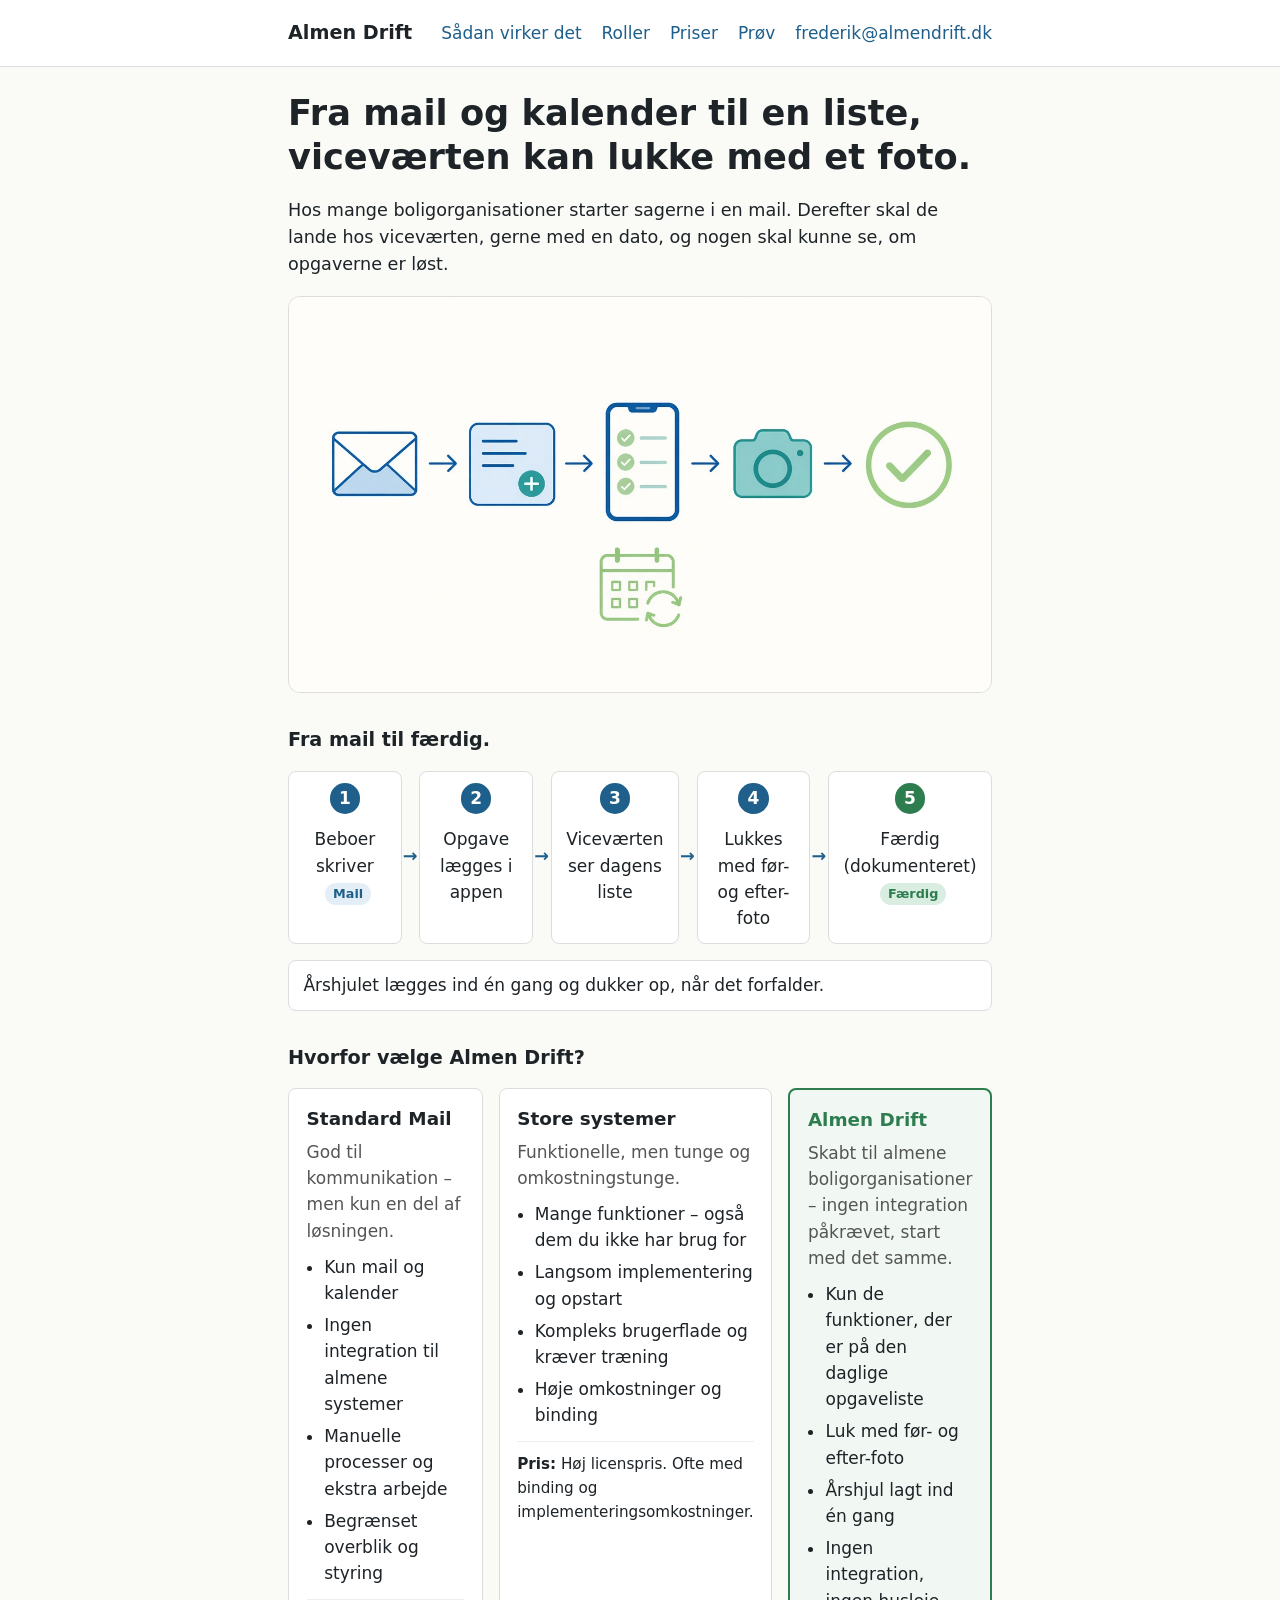
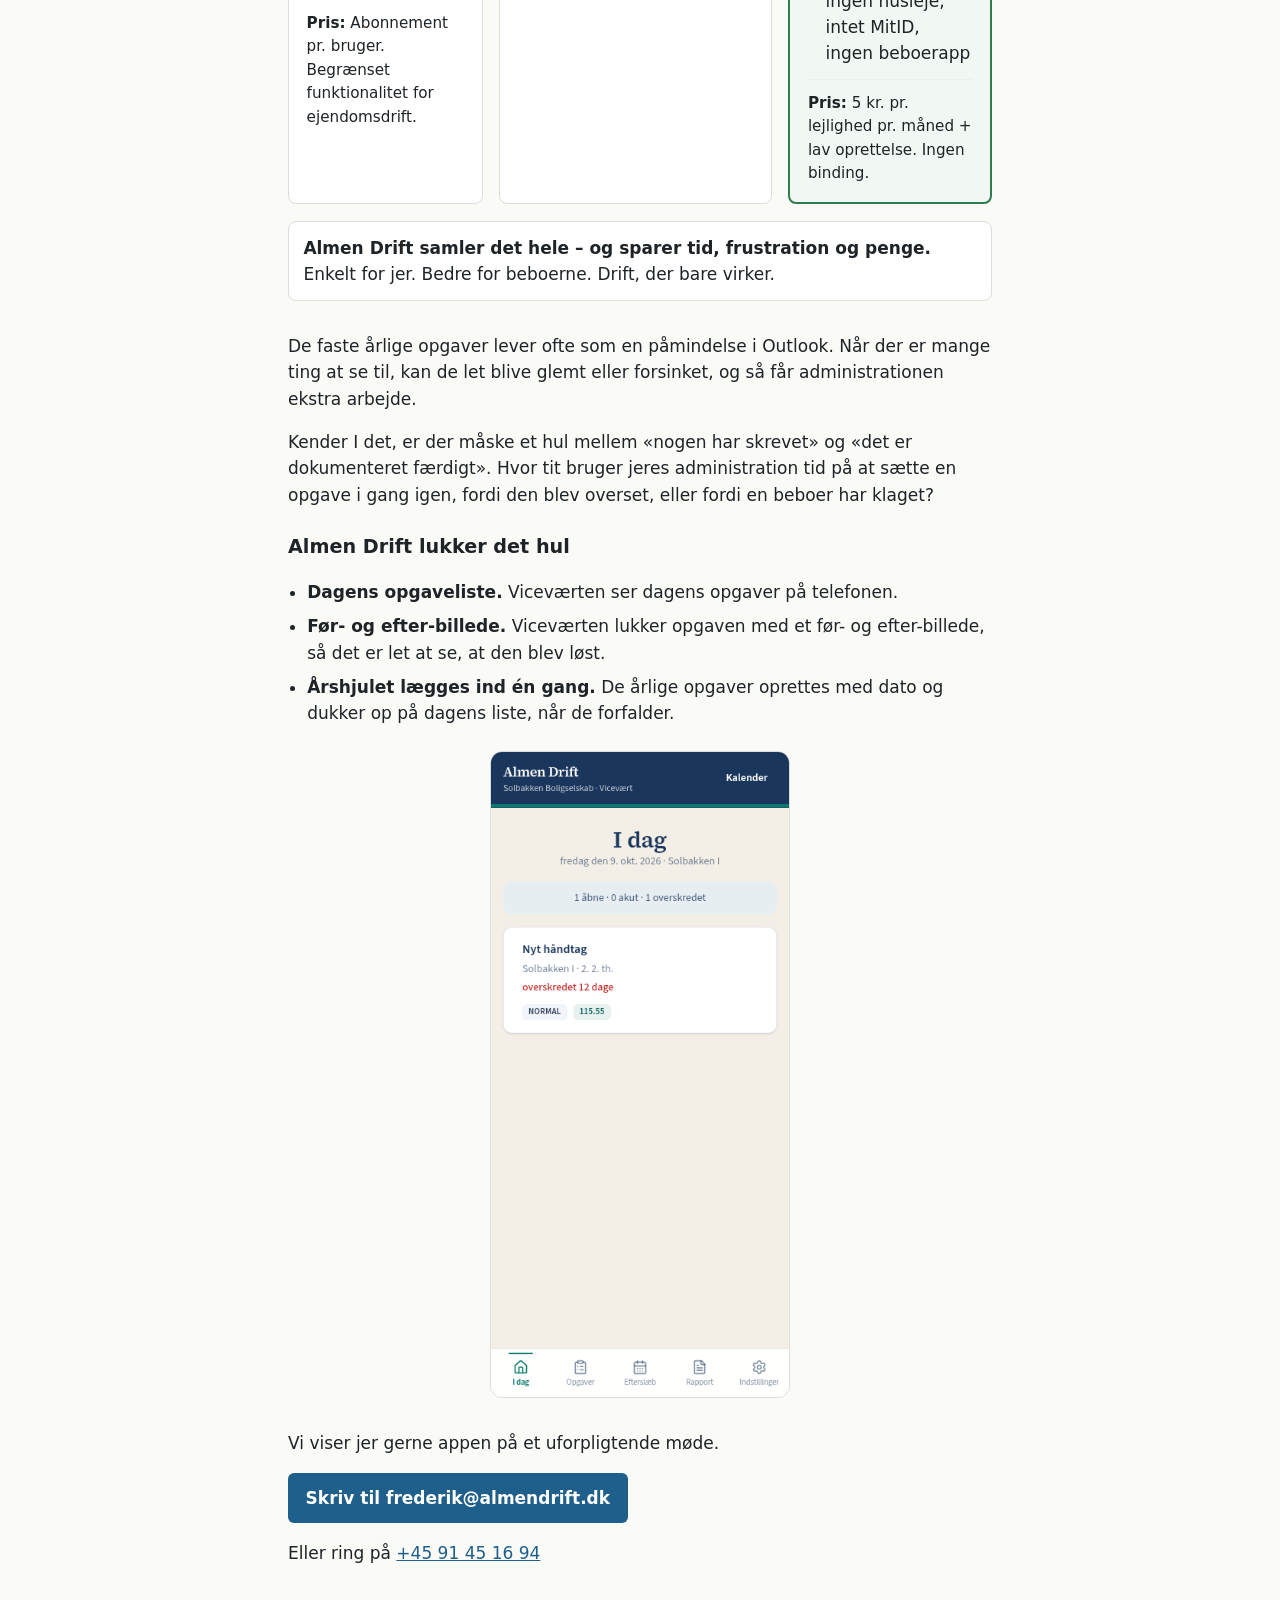
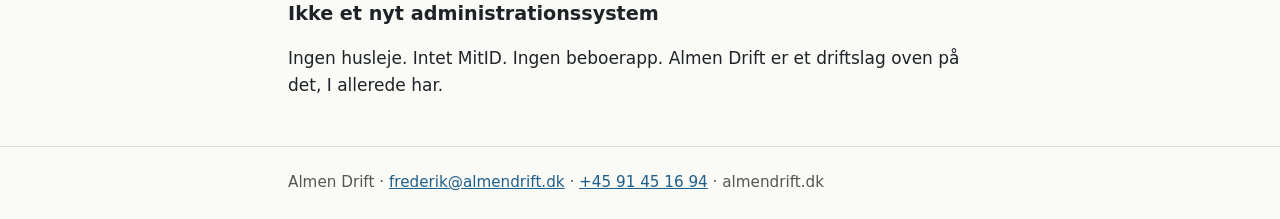
<file: index.html>
<!DOCTYPE html>
<html lang="da">
<head>
<meta charset="utf-8">
<meta name="viewport" content="width=device-width, initial-scale=1">
<title>Almen Drift. Opgaveliste til viceværten, i stedet for mail og kalender.</title>
<meta name="description" content="Almen Drift. Opgaveliste til viceværten, i stedet for mail og kalender.">
<link rel="stylesheet" href="style.css">
</head>
<body>
<header class="top">
  <div class="wrap bar">
    <a class="logo" href="index.html">Almen Drift</a>
    <button class="menu-btn" aria-expanded="false" aria-controls="menu">Menu</button>
    <nav id="menu" class="menu"><ul><li><a href="saadan-virker-det.html">Sådan virker det</a></li><li><a href="roller.html">Roller</a></li><li><a href="priser.html">Priser</a></li><li><a href="proev.html">Prøv</a></li><li><a href="mailto:frederik@almendrift.dk">frederik@almendrift.dk</a></li></ul></nav>
  </div>
</header>
<main class="wrap">
<section class="hero">
<h1>Fra mail og kalender til en liste, viceværten kan lukke med et foto.</h1>
<p class="lead">Hos mange boligorganisationer starter sagerne i en mail. Derefter skal de lande hos viceværten, gerne med en dato, og nogen skal kunne se, om opgaverne er løst.</p>
</section>
<figure class="hero-img"><img src="img/flow.jpg" alt="Fra mail til opgave, telefon, foto og færdig, med et årshjul der gentages" width="1024" height="576"></figure>
<section class="flow">
<h2>Fra mail til færdig.</h2>
<ol class="flow-steps">
<li class="flow-mail"><span class="flow-num">1</span><span class="flow-text">Beboer skriver <span class="flow-tag">Mail</span></span></li>
<li><span class="flow-num">2</span><span class="flow-text">Opgave lægges i appen</span></li>
<li><span class="flow-num">3</span><span class="flow-text">Viceværten ser dagens liste</span></li>
<li><span class="flow-num">4</span><span class="flow-text">Lukkes med før- og efter-foto</span></li>
<li class="flow-done"><span class="flow-num">5</span><span class="flow-text">Færdig (dokumenteret) <span class="flow-tag">Færdig</span></span></li>
</ol>
<p class="flow-note">Årshjulet lægges ind én gang og dukker op, når det forfalder.</p>
</section>
<section class="compare">
<h2>Hvorfor vælge Almen Drift?</h2>
<div class="cols">
<article class="col">
<h3>Standard Mail</h3>
<p class="col-sub">God til kommunikation – men kun en del af løsningen.</p>
<ul><li>Kun mail og kalender</li><li>Ingen integration til almene systemer</li><li>Manuelle processer og ekstra arbejde</li><li>Begrænset overblik og styring</li></ul>
<p class="col-price"><strong>Pris:</strong> Abonnement pr. bruger. Begrænset funktionalitet for ejendomsdrift.</p>
</article>
<article class="col">
<h3>Store systemer</h3>
<p class="col-sub">Funktionelle, men tunge og omkostningstunge.</p>
<ul><li>Mange funktioner – også dem du ikke har brug for</li><li>Langsom implementering og opstart</li><li>Kompleks brugerflade og kræver træning</li><li>Høje omkostninger og binding</li></ul>
<p class="col-price"><strong>Pris:</strong> Høj licenspris. Ofte med binding og implementeringsomkostninger.</p>
</article>
<article class="col col-main">
<h3>Almen Drift</h3>
<p class="col-sub">Skabt til almene boligorganisationer – ingen integration påkrævet, start med det samme.</p>
<ul><li>Kun de funktioner, der er på den daglige opgaveliste</li><li>Luk med før- og efter-foto</li><li>Årshjul lagt ind én gang</li><li>Ingen integration, ingen husleje, intet MitID, ingen beboerapp</li></ul>
<p class="col-price"><strong>Pris:</strong> 5 kr. pr. lejlighed pr. måned + lav oprettelse. Ingen binding.</p>
</article>
</div>
<p class="compare-foot"><strong>Almen Drift samler det hele – og sparer tid, frustration og penge.</strong> Enkelt for jer. Bedre for beboerne. Drift, der bare virker.</p>
</section>
<section class="problem">
<p>De faste årlige opgaver lever ofte som en påmindelse i Outlook. Når der er mange ting at se til, kan de let blive glemt eller forsinket, og så får administrationen ekstra arbejde.</p>
<p>Kender I det, er der måske et hul mellem «nogen har skrevet» og «det er dokumenteret færdigt». Hvor tit bruger jeres administration tid på at sætte en opgave i gang igen, fordi den blev overset, eller fordi en beboer har klaget?</p>
</section>
<h2>Almen Drift lukker det hul</h2>
<ul class="points">
<li><strong>Dagens opgaveliste.</strong> Viceværten ser dagens opgaver på telefonen.</li>
<li><strong>Før- og efter-billede.</strong> Viceværten lukker opgaven med et før- og efter-billede, så det er let at se, at den blev løst.</li>
<li><strong>Årshjulet lægges ind én gang.</strong> De årlige opgaver oprettes med dato og dukker op på dagens liste, når de forfalder.</li>
</ul>
<figure class="shot"><img src="img/01-i-dag.png" alt="Appens I dag-visning på telefon med viceværtens åbne opgaver" width="390" height="844"></figure>
<section class="cta">
<p>Vi viser jer gerne appen på et uforpligtende møde.</p>
<a class="btn" href="mailto:frederik@almendrift.dk">Skriv til frederik@almendrift.dk</a><p class="tel">Eller ring på <a href="tel:+4591451694">+45 91 45 16 94</a></p>
</section>
<section class="note">
<h2>Ikke et nyt administrationssystem</h2>
<p>Ingen husleje. Intet MitID. Ingen beboerapp. Almen Drift er et driftslag oven på det, I allerede har.</p>
</section>
</main>
<footer class="foot"><div class="wrap">Almen Drift · <a href="mailto:frederik@almendrift.dk">frederik@almendrift.dk</a> · <a href="tel:+4591451694">+45 91 45 16 94</a> · almendrift.dk</div></footer>
<script>
var b=document.querySelector('.menu-btn'),m=document.getElementById('menu');
b.addEventListener('click',function(){var o=m.classList.toggle('open');b.setAttribute('aria-expanded',o);});
</script>
</body>
</html>
</file>
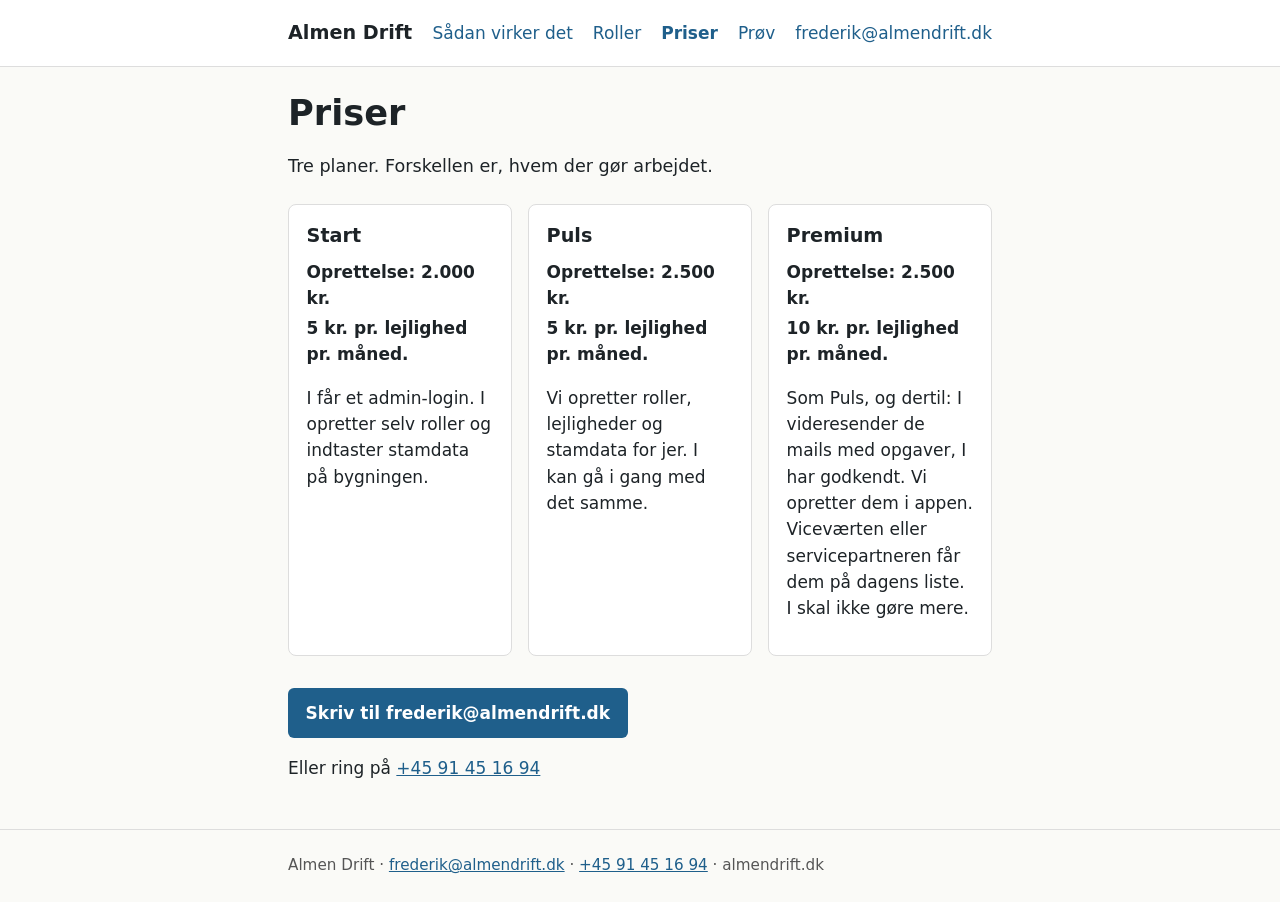
<file: priser.html>
<!DOCTYPE html>
<html lang="da">
<head>
<meta charset="utf-8">
<meta name="viewport" content="width=device-width, initial-scale=1">
<title>Priser · Almen Drift</title>
<meta name="description" content="Almen Drift. Opgaveliste til viceværten, i stedet for mail og kalender.">
<link rel="stylesheet" href="style.css">
</head>
<body>
<header class="top">
  <div class="wrap bar">
    <a class="logo" href="index.html">Almen Drift</a>
    <button class="menu-btn" aria-expanded="false" aria-controls="menu">Menu</button>
    <nav id="menu" class="menu"><ul><li><a href="saadan-virker-det.html">Sådan virker det</a></li><li><a href="roller.html">Roller</a></li><li><a href="priser.html" aria-current="page">Priser</a></li><li><a href="proev.html">Prøv</a></li><li><a href="mailto:frederik@almendrift.dk">frederik@almendrift.dk</a></li></ul></nav>
  </div>
</header>
<main class="wrap">
<h1>Priser</h1>
<p class="lead">Tre planer. Forskellen er, hvem der gør arbejdet.</p>
<div class="plans">
<article class="plan"><h2>Start</h2><p class="price">Oprettelse: 2.000 kr.</p><p class="price">5 kr. pr. lejlighed pr. måned.</p><p>I får et admin-login. I opretter selv roller og indtaster stamdata på bygningen.</p></article>
<article class="plan"><h2>Puls</h2><p class="price">Oprettelse: 2.500 kr.</p><p class="price">5 kr. pr. lejlighed pr. måned.</p><p>Vi opretter roller, lejligheder og stamdata for jer. I kan gå i gang med det samme.</p></article>
<article class="plan"><h2>Premium</h2><p class="price">Oprettelse: 2.500 kr.</p><p class="price">10 kr. pr. lejlighed pr. måned.</p><p>Som Puls, og dertil: I videresender de mails med opgaver, I har godkendt. Vi opretter dem i appen. Viceværten eller servicepartneren får dem på dagens liste. I skal ikke gøre mere.</p></article>
</div>
<section class="cta">
<a class="btn" href="mailto:frederik@almendrift.dk">Skriv til frederik@almendrift.dk</a><p class="tel">Eller ring på <a href="tel:+4591451694">+45 91 45 16 94</a></p>
</section>
</main>
<footer class="foot"><div class="wrap">Almen Drift · <a href="mailto:frederik@almendrift.dk">frederik@almendrift.dk</a> · <a href="tel:+4591451694">+45 91 45 16 94</a> · almendrift.dk</div></footer>
<script>
var b=document.querySelector('.menu-btn'),m=document.getElementById('menu');
b.addEventListener('click',function(){var o=m.classList.toggle('open');b.setAttribute('aria-expanded',o);});
</script>
</body>
</html>
</file>
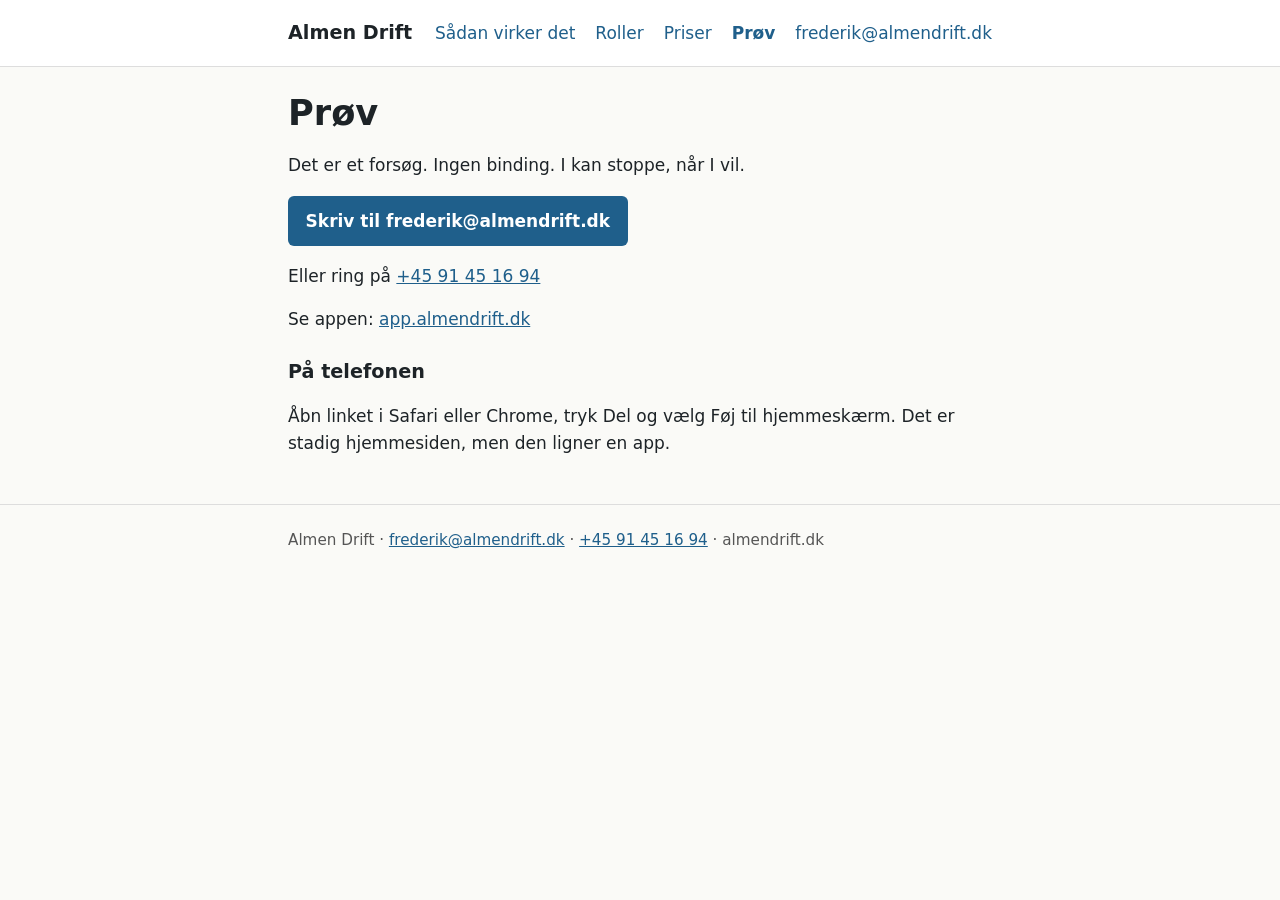
<file: proev.html>
<!DOCTYPE html>
<html lang="da">
<head>
<meta charset="utf-8">
<meta name="viewport" content="width=device-width, initial-scale=1">
<title>Prøv · Almen Drift</title>
<meta name="description" content="Almen Drift. Opgaveliste til viceværten, i stedet for mail og kalender.">
<link rel="stylesheet" href="style.css">
</head>
<body>
<header class="top">
  <div class="wrap bar">
    <a class="logo" href="index.html">Almen Drift</a>
    <button class="menu-btn" aria-expanded="false" aria-controls="menu">Menu</button>
    <nav id="menu" class="menu"><ul><li><a href="saadan-virker-det.html">Sådan virker det</a></li><li><a href="roller.html">Roller</a></li><li><a href="priser.html">Priser</a></li><li><a href="proev.html" aria-current="page">Prøv</a></li><li><a href="mailto:frederik@almendrift.dk">frederik@almendrift.dk</a></li></ul></nav>
  </div>
</header>
<main class="wrap">
<h1>Prøv</h1>
<p>Det er et forsøg. Ingen binding. I kan stoppe, når I vil.</p>
<p><a class="btn" href="mailto:frederik@almendrift.dk">Skriv til frederik@almendrift.dk</a></p><p class="tel">Eller ring på <a href="tel:+4591451694">+45 91 45 16 94</a></p>
<p>Se appen: <a href="https://app.almendrift.dk">app.almendrift.dk</a></p>
<h2>På telefonen</h2>
<p>Åbn linket i Safari eller Chrome, tryk Del og vælg Føj til hjemmeskærm. Det er stadig hjemmesiden, men den ligner en app.</p>
</main>
<footer class="foot"><div class="wrap">Almen Drift · <a href="mailto:frederik@almendrift.dk">frederik@almendrift.dk</a> · <a href="tel:+4591451694">+45 91 45 16 94</a> · almendrift.dk</div></footer>
<script>
var b=document.querySelector('.menu-btn'),m=document.getElementById('menu');
b.addEventListener('click',function(){var o=m.classList.toggle('open');b.setAttribute('aria-expanded',o);});
</script>
</body>
</html>
</file>
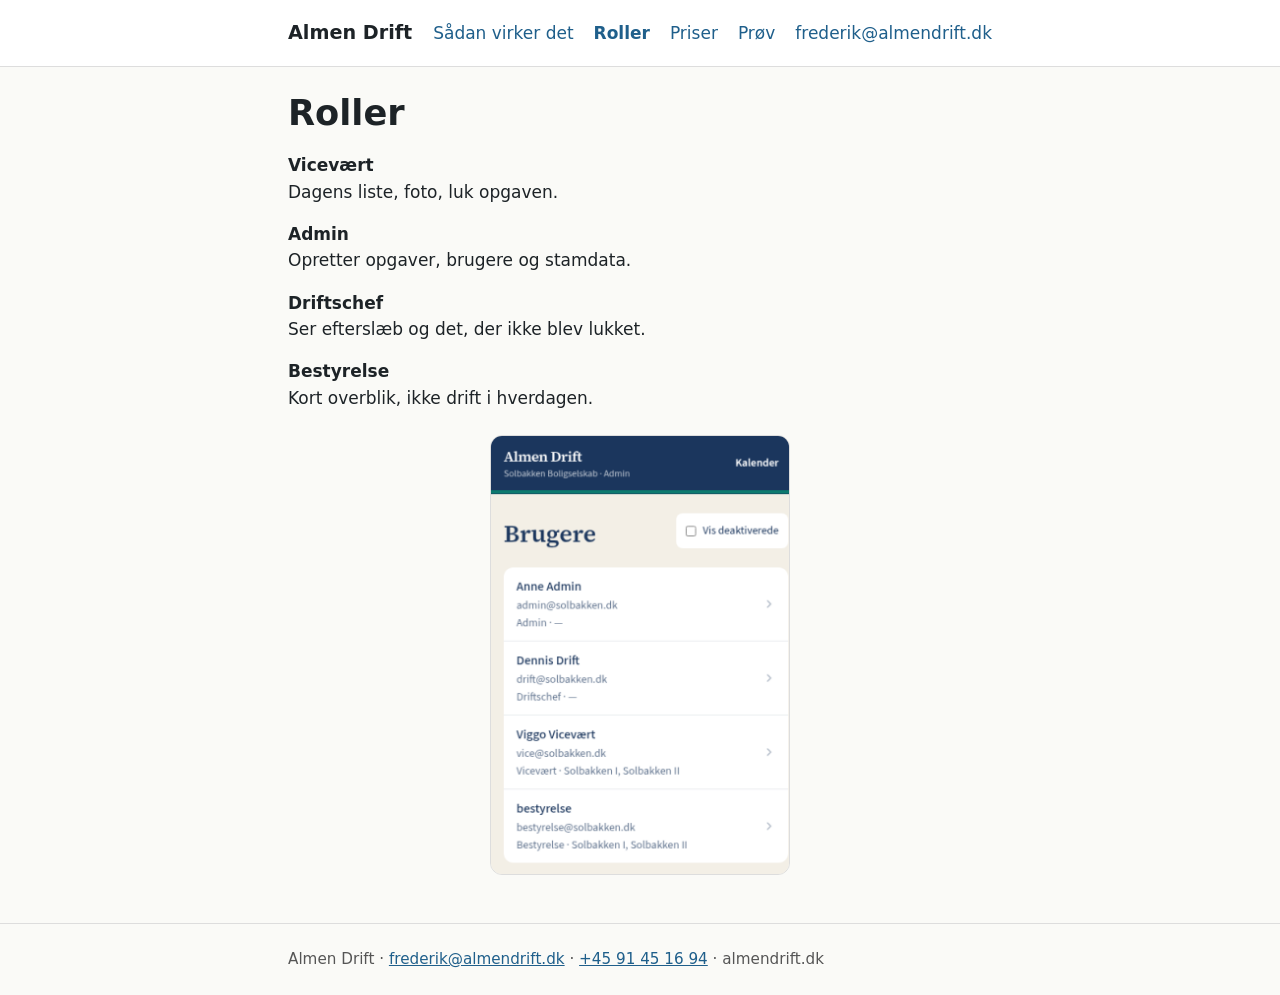
<file: roller.html>
<!DOCTYPE html>
<html lang="da">
<head>
<meta charset="utf-8">
<meta name="viewport" content="width=device-width, initial-scale=1">
<title>Roller · Almen Drift</title>
<meta name="description" content="Almen Drift. Opgaveliste til viceværten, i stedet for mail og kalender.">
<link rel="stylesheet" href="style.css">
</head>
<body>
<header class="top">
  <div class="wrap bar">
    <a class="logo" href="index.html">Almen Drift</a>
    <button class="menu-btn" aria-expanded="false" aria-controls="menu">Menu</button>
    <nav id="menu" class="menu"><ul><li><a href="saadan-virker-det.html">Sådan virker det</a></li><li><a href="roller.html" aria-current="page">Roller</a></li><li><a href="priser.html">Priser</a></li><li><a href="proev.html">Prøv</a></li><li><a href="mailto:frederik@almendrift.dk">frederik@almendrift.dk</a></li></ul></nav>
  </div>
</header>
<main class="wrap">
<h1>Roller</h1>
<dl class="roles">
<dt>Vicevært</dt><dd>Dagens liste, foto, luk opgaven.</dd>
<dt>Admin</dt><dd>Opretter opgaver, brugere og stamdata.</dd>
<dt>Driftschef</dt><dd>Ser efterslæb og det, der ikke blev lukket.</dd>
<dt>Bestyrelse</dt><dd>Kort overblik, ikke drift i hverdagen.</dd>
</dl>
<figure class="shot"><img src="img/06-brugere.png" alt="Brugere i appen med rollerne admin, driftschef, vicevært og bestyrelse" width="303" height="445" loading="lazy"></figure>
</main>
<footer class="foot"><div class="wrap">Almen Drift · <a href="mailto:frederik@almendrift.dk">frederik@almendrift.dk</a> · <a href="tel:+4591451694">+45 91 45 16 94</a> · almendrift.dk</div></footer>
<script>
var b=document.querySelector('.menu-btn'),m=document.getElementById('menu');
b.addEventListener('click',function(){var o=m.classList.toggle('open');b.setAttribute('aria-expanded',o);});
</script>
</body>
</html>
</file>
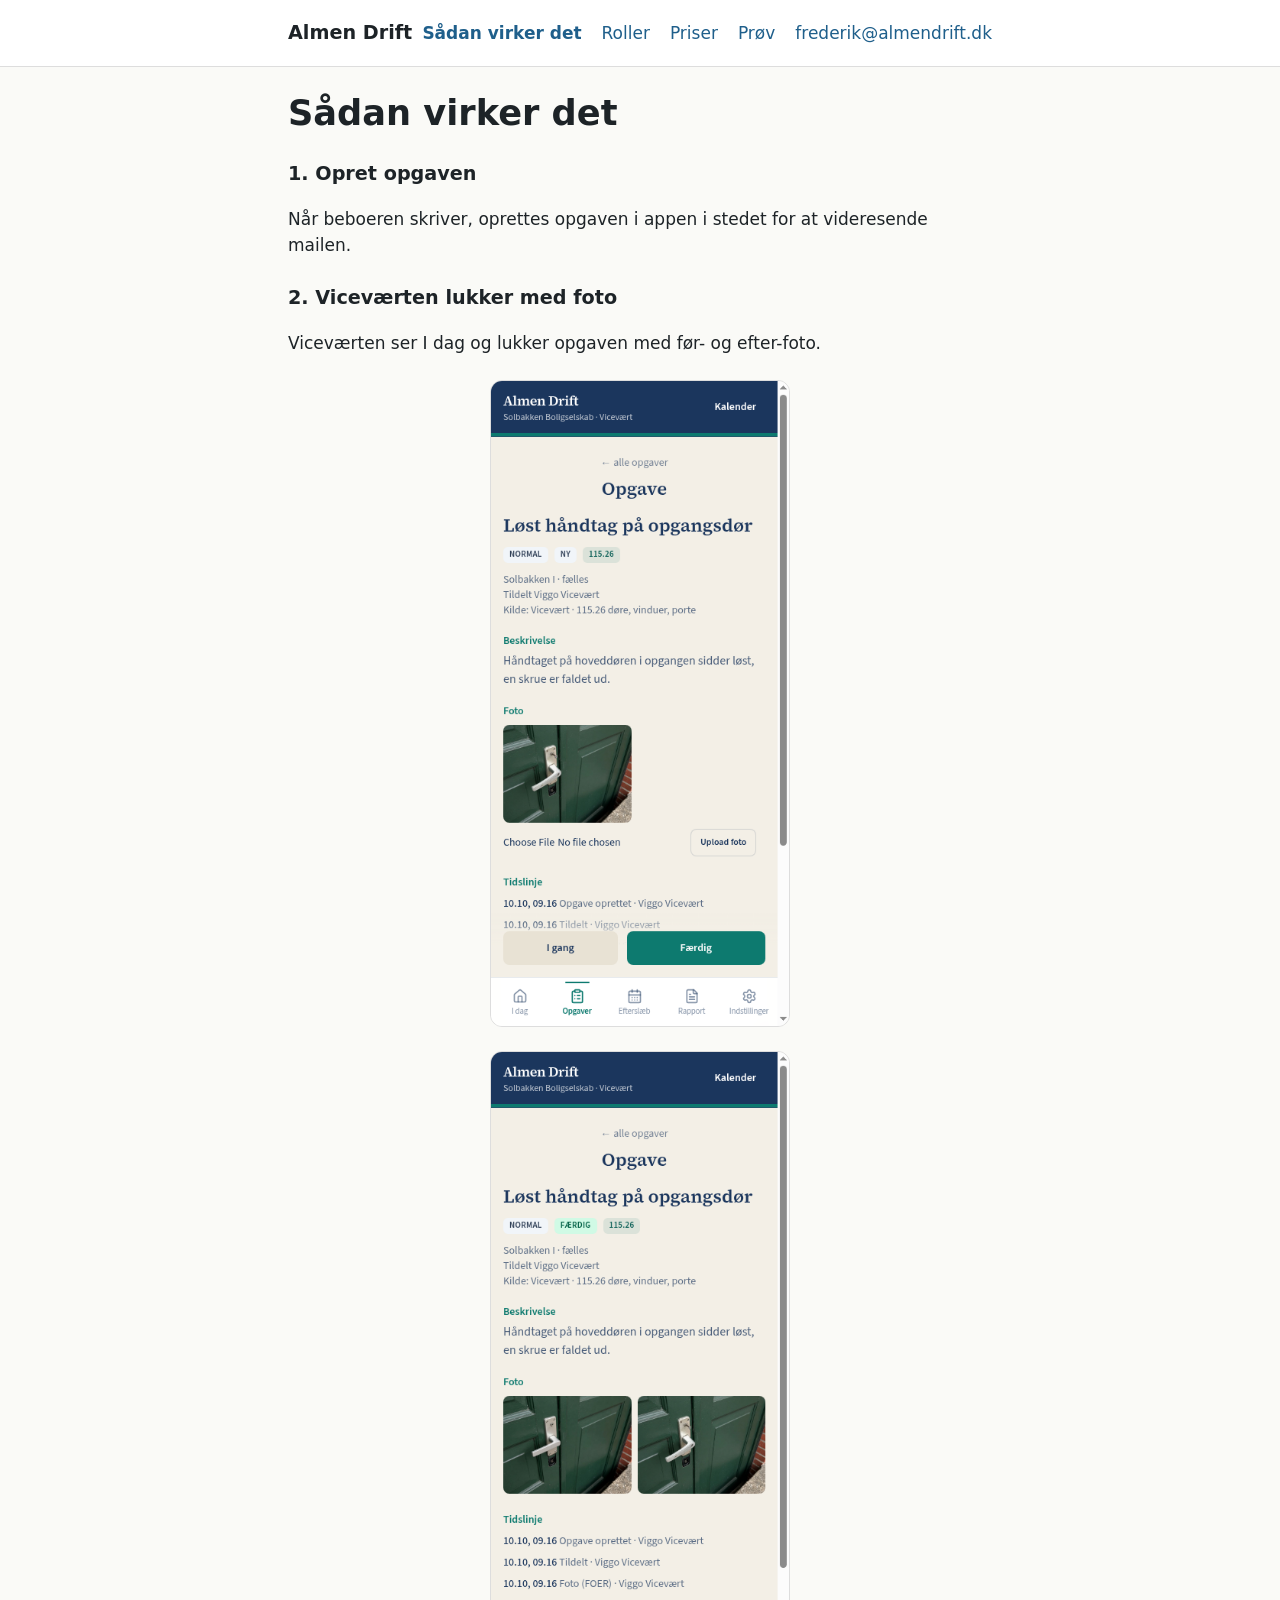
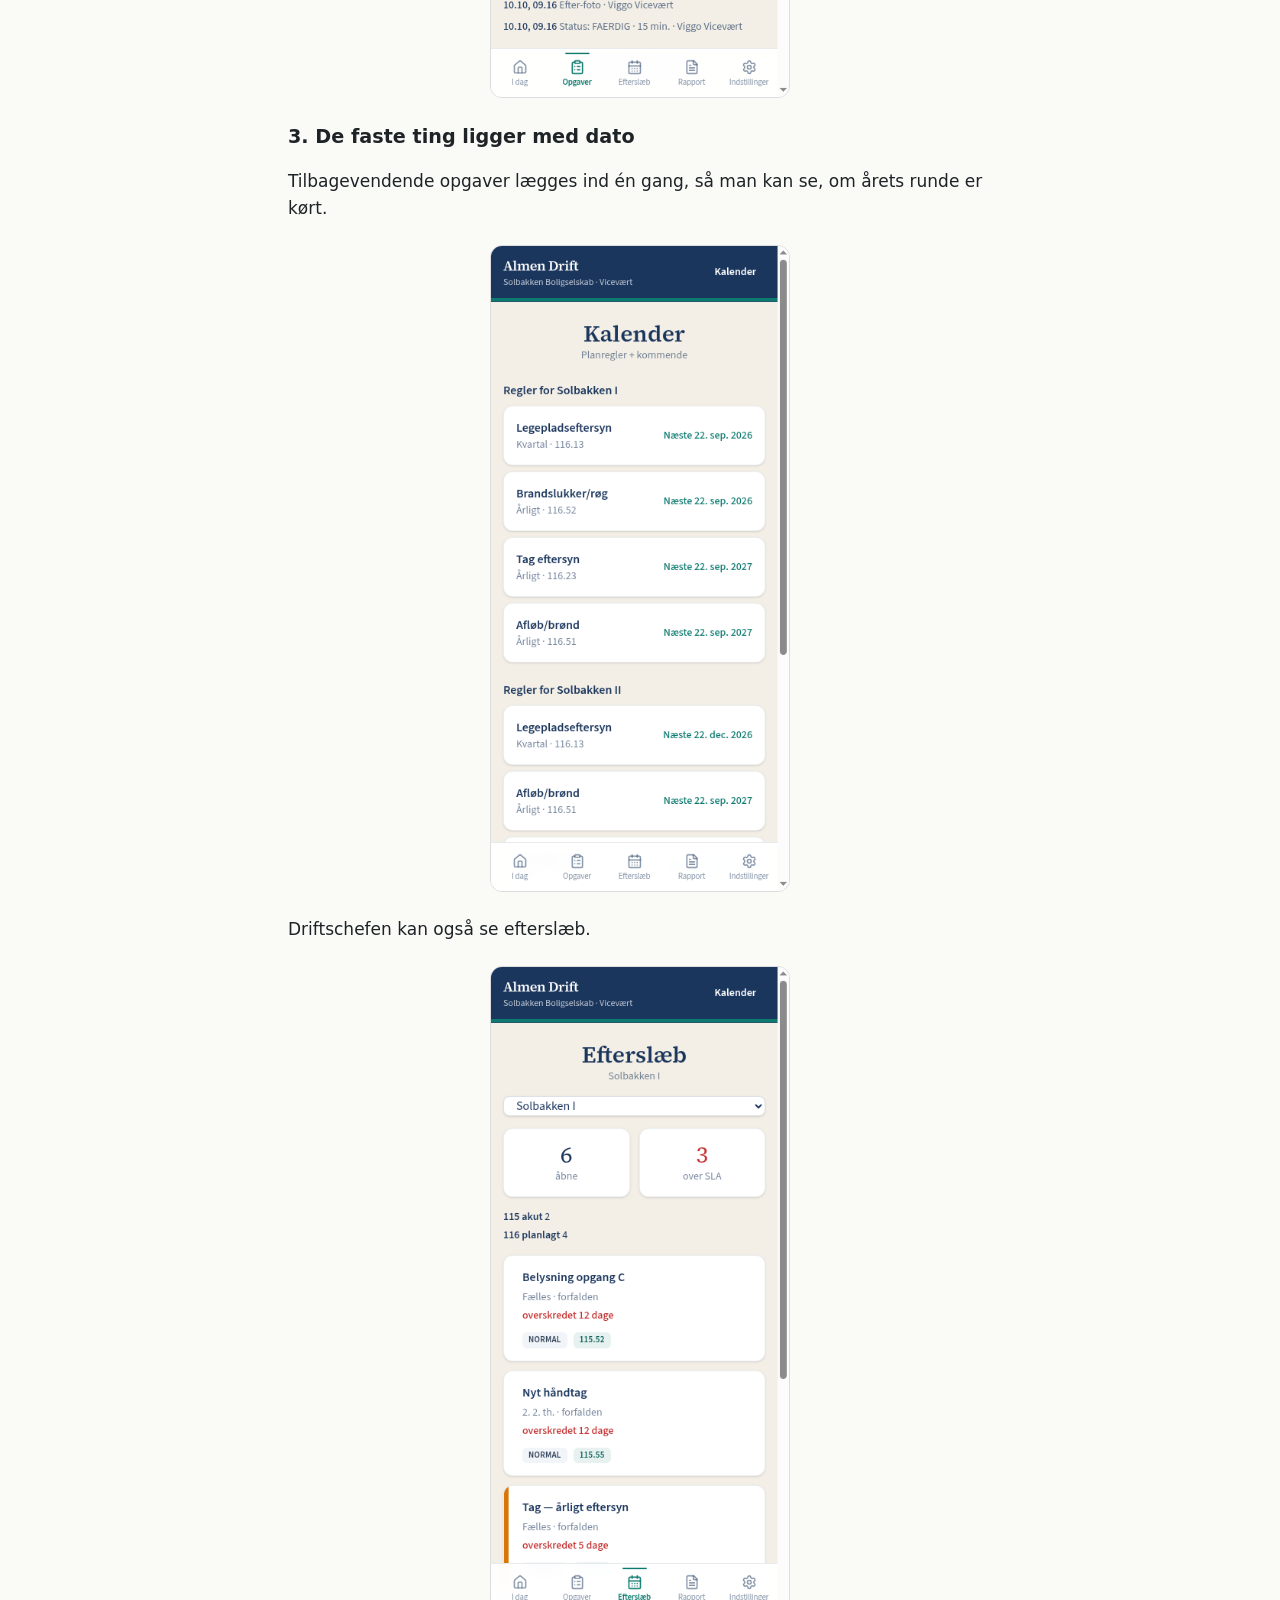
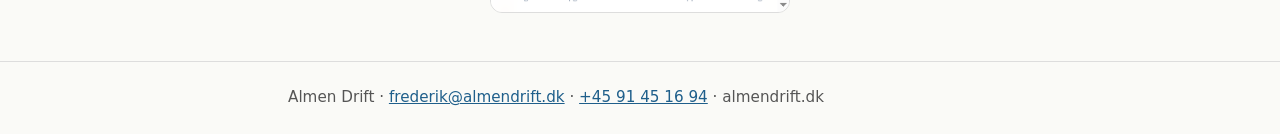
<file: saadan-virker-det.html>
<!DOCTYPE html>
<html lang="da">
<head>
<meta charset="utf-8">
<meta name="viewport" content="width=device-width, initial-scale=1">
<title>Sådan virker det · Almen Drift</title>
<meta name="description" content="Almen Drift. Opgaveliste til viceværten, i stedet for mail og kalender.">
<link rel="stylesheet" href="style.css">
</head>
<body>
<header class="top">
  <div class="wrap bar">
    <a class="logo" href="index.html">Almen Drift</a>
    <button class="menu-btn" aria-expanded="false" aria-controls="menu">Menu</button>
    <nav id="menu" class="menu"><ul><li><a href="saadan-virker-det.html" aria-current="page">Sådan virker det</a></li><li><a href="roller.html">Roller</a></li><li><a href="priser.html">Priser</a></li><li><a href="proev.html">Prøv</a></li><li><a href="mailto:frederik@almendrift.dk">frederik@almendrift.dk</a></li></ul></nav>
  </div>
</header>
<main class="wrap">
<h1>Sådan virker det</h1>
<ol class="steps">
<li><h2>1. Opret opgaven</h2><p>Når beboeren skriver, oprettes opgaven i appen i stedet for at videresende mailen.</p></li>
<li><h2>2. Viceværten lukker med foto</h2><p>Viceværten ser I dag og lukker opgaven med før- og efter-foto.</p>
<figure class="shot"><img src="img/02-foer-foto.png" alt="Opgaven «Løst håndtag på opgangsdør» med før-foto" width="390" height="844" loading="lazy"></figure>
<figure class="shot"><img src="img/03-efter-foto.png" alt="Samme opgave lukket med før- og efter-foto" width="390" height="844" loading="lazy"></figure></li>
<li><h2>3. De faste ting ligger med dato</h2><p>Tilbagevendende opgaver lægges ind én gang, så man kan se, om årets runde er kørt.</p>
<figure class="shot"><img src="img/04-aarshjul.png" alt="Kalender i appen med en tilbagevendende opgave" width="390" height="844" loading="lazy"></figure></li>
</ol>
<p>Driftschefen kan også se efterslæb.</p>
<figure class="shot"><img src="img/05-efterslaeb.png" alt="Efterslæb i appen: opgaver, der ikke er lukket" width="390" height="844" loading="lazy"></figure>
</main>
<footer class="foot"><div class="wrap">Almen Drift · <a href="mailto:frederik@almendrift.dk">frederik@almendrift.dk</a> · <a href="tel:+4591451694">+45 91 45 16 94</a> · almendrift.dk</div></footer>
<script>
var b=document.querySelector('.menu-btn'),m=document.getElementById('menu');
b.addEventListener('click',function(){var o=m.classList.toggle('open');b.setAttribute('aria-expanded',o);});
</script>
</body>
</html>
</file>
<file: style.css>
*{box-sizing:border-box}
html{-webkit-text-size-adjust:100%}
body{margin:0;font-family:system-ui,-apple-system,"Segoe UI",Roboto,Helvetica,Arial,sans-serif;font-size:1.0625rem;line-height:1.55;color:#1d2327;background:#fafaf7;overflow-wrap:break-word}
.wrap{max-width:46rem;margin:0 auto;padding:0 1rem}
a{color:#1f5f8b}
.top{background:#fff;border-bottom:1px solid #ddd}
.bar{display:flex;flex-wrap:wrap;align-items:center;justify-content:space-between;padding-top:.75rem;padding-bottom:.75rem}
.logo{font-weight:700;font-size:1.2rem;color:#1d2327;text-decoration:none}
.menu-btn{font:inherit;background:none;border:1px solid #999;border-radius:6px;padding:.3rem .8rem}
.menu{display:none;width:100%}
.menu.open{display:block}
.menu ul{list-style:none;margin:.5rem 0 0;padding:0}
.menu li a{display:block;padding:.5rem 0;text-decoration:none}
.menu a[aria-current]{font-weight:700}
h1{font-size:1.6rem;line-height:1.25;margin:1.5rem 0 1rem}
h2{font-size:1.2rem;margin:1.5rem 0 .5rem}
.lead{font-size:1.1rem}
.points{padding-left:1.2rem}.points li{margin:.5rem 0}
.shot{margin:1.5rem 0}
.placeholder{border:2px dashed #aaa;background:#f0f0ec;color:#666;display:flex;align-items:center;justify-content:center;aspect-ratio:9/16;max-width:18rem;margin:0 auto}
.btn{display:inline-block;background:#1f5f8b;color:#fff;padding:.75rem 1.1rem;border-radius:6px;text-decoration:none;font-weight:600}
.cta{margin:2rem 0}
.steps{list-style:none;padding:0}
.roles dt{font-weight:700;margin-top:1rem}.roles dd{margin:0}
.foot{border-top:1px solid #ddd;margin-top:3rem;padding:1.5rem 0;font-size:.95rem;color:#555}
@media (min-width:48rem){
 .menu-btn{display:none}
 .menu{display:block;width:auto}
 .menu ul{display:flex;gap:1.25rem;margin:0}
 h1{font-size:2.2rem}
}
.shot img{display:block;width:100%;max-width:300px;height:auto;margin:0 auto;border:1px solid #ddd;border-radius:12px}

.plans{display:grid;gap:1rem;margin:1.5rem 0}
.plan{border:1px solid #ddd;border-radius:8px;padding:1rem 1.1rem;background:#fff}
.plan h2{margin:0 0 .5rem}
.plan .price{margin:.2rem 0;font-weight:600}
@media(min-width:760px){.plans{grid-template-columns:repeat(3,1fr)}}

.flow,.compare{margin:2rem 0}
.flow-steps{list-style:none;margin:1rem 0;padding:0;display:flex;flex-direction:column;gap:1.4rem}
.flow-steps li{position:relative;display:flex;align-items:center;gap:.8rem;background:#fff;border:1px solid #ddd;border-radius:8px;padding:.7rem .9rem}
.flow-steps li:not(:last-child)::after{content:"↓";position:absolute;left:1.35rem;bottom:-1.45rem;color:#1f5f8b;font-weight:700;font-size:1.1rem}
.flow-num{flex:none;width:1.9rem;height:1.9rem;border-radius:50%;background:#1f5f8b;color:#fff;font-weight:700;display:flex;align-items:center;justify-content:center}
.flow-tag{display:inline-block;margin-left:.4rem;padding:.05rem .5rem;border-radius:999px;font-size:.8rem;font-weight:700;background:#e4eef6;color:#1f5f8b}
.flow-mail{border-color:#1f5f8b}
.flow-done{border-color:#2e7d4f;background:#f1f8f3}
.flow-done .flow-num{background:#2e7d4f}
.flow-done .flow-tag{background:#d9eee1;color:#2e7d4f}
.flow-note{background:#fff;border:1px solid #ddd;border-radius:8px;padding:.7rem .9rem;margin:0}
.cols{display:grid;gap:1rem;margin:1rem 0}
.col{background:#fff;border:1px solid #ddd;border-radius:8px;padding:1rem 1.1rem}
.col h3{margin:0 0 .3rem;font-size:1.15rem}
.col-sub{margin:0 0 .6rem;color:#555}
.col ul{margin:0 0 .8rem;padding-left:1.1rem}
.col li{margin:.35rem 0}
.col-price{margin:0;padding-top:.7rem;border-top:1px solid #eee;font-size:.95rem}
.col-main{border:2px solid #2e7d4f;background:#f1f8f3}
.col-main h3{color:#2e7d4f}
.compare-foot{background:#fff;border:1px solid #ddd;border-radius:8px;padding:.8rem .9rem}
@media(min-width:48rem){
 .flow-steps{flex-direction:row;align-items:stretch;gap:1.1rem}
 .flow-steps li{flex:1;flex-direction:column;text-align:center;align-items:center}
 .flow-steps li:not(:last-child)::after{content:"→";left:auto;right:-1.05rem;bottom:auto;top:50%;transform:translateY(-50%)}
 .cols{grid-template-columns:repeat(3,1fr)}
}

.hero-img{margin:1rem 0}
.hero-img img{display:block;width:100%;height:auto;border:1px solid #ddd;border-radius:12px;background:#fafaf7}
</file>
